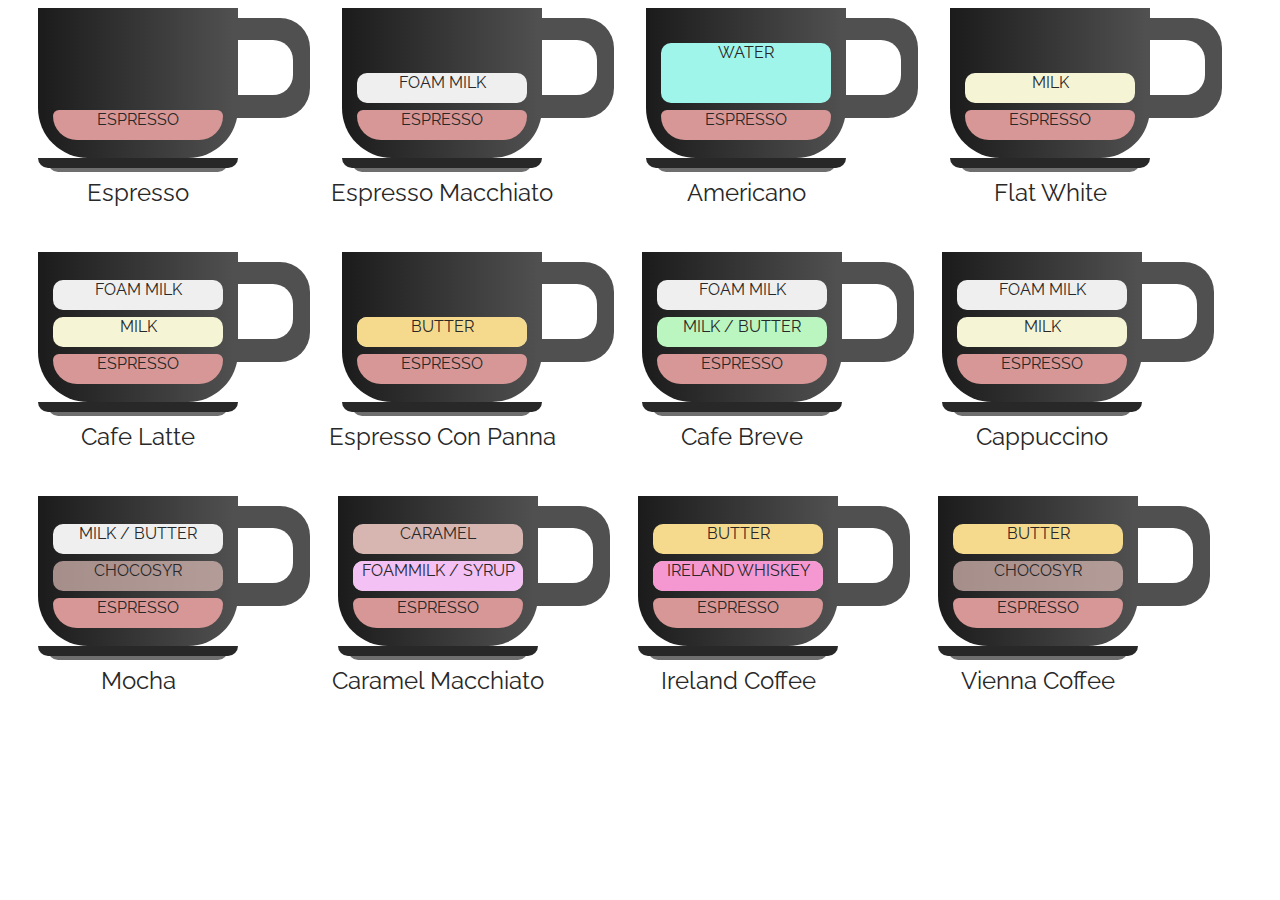
<file: coffee_practice/coffee.html>
<!DOCTYPE html>
<html lang="en">
<head>
    <link rel="shortcut icon" href="#"/>
    <meta charset="UTF-8">
    <title>Coffee Menu</title>
    <link href="https://fonts.googleapis.com/css2?family=Raleway:wght@800&display=swap" rel="stylesheet">
    <link rel="stylesheet" href="coffee.css">
</head>
<body translate="no">

<div class="picture">
    <div class="handle"></div>
    <div class="handle2"></div>
    <div class="cup">
        <div class="espresso">ESPRESSO</div>
    </div>
    <div class="plate"></div>
    <div class="plate2"></div>
    <div class="name">Espresso</div>
</div>
<div class="picture">
    <div class="handle"></div>
    <div class="handle2"></div>
    <div class="cup">
        <div class="espresso">ESPRESSO</div>
        <div class="foammilk">FOAM MILK</div>
    </div>
    <div class="plate"></div>
    <div class="plate2"></div>
    <div class="name">Espresso Macchiato</div>
</div>
<div class="picture">
    <div class="handle"></div>
    <div class="handle2"></div>
    <div class="cup">
        <div class="espresso">ESPRESSO</div>
        <div class="water">WATER</div>
    </div>
    <div class="plate"></div>
    <div class="plate2"></div>
    <div class="name">Americano</div>
</div>
<div class="picture">
    <div class="handle"></div>
    <div class="handle2"></div>
    <div class="cup">
        <div class="espresso">ESPRESSO</div>
        <div class="milk">MILK</div>
    </div>
    <div class="plate"></div>
    <div class="plate2"></div>
    <div class="name">Flat White</div>
</div>
<div class="picture">
    <div class="handle"></div>
    <div class="handle2"></div>
    <div class="cup">
        <div class="espresso">ESPRESSO</div>
        <div class="milk">MILK</div>
        <div class="foammilk2">FOAM MILK</div>
    </div>
    <div class="plate"></div>
    <div class="plate2"></div>
    <div class="name">Cafe Latte</div>
</div>
<div class="picture">
    <div class="handle"></div>
    <div class="handle2"></div>
    <div class="cup">
        <div class="espresso">ESPRESSO</div>
        <div class="milk">MILK</div>
        <div class="butter">BUTTER</div>
    </div>
    <div class="plate"></div>
    <div class="plate2"></div>
    <div class="name">Espresso Con Panna</div>
</div><div class="picture">
    <div class="handle"></div>
    <div class="handle2"></div>
    <div class="cup">
        <div class="espresso">ESPRESSO</div>
        <div class="halfmb">MILK / BUTTER</div>
        <div class="foammilk2">FOAM MILK</div>
    </div>
    <div class="plate"></div>
    <div class="plate2"></div>
    <div class="name">Cafe Breve</div>
</div><div class="picture">
    <div class="handle"></div>
    <div class="handle2"></div>
    <div class="cup">
        <div class="espresso">ESPRESSO</div>
        <div class="milk">MILK</div>
        <div class="foammilk2">FOAM MILK</div>
    </div>
    <div class="plate"></div>
    <div class="plate2"></div>
    <div class="name">Cappuccino</div>
</div><div class="picture">
    <div class="handle"></div>
    <div class="handle2"></div>
    <div class="cup">
        <div class="espresso">ESPRESSO</div>
        <div class="chocosyr">CHOCOSYR</div>
        <div class="foammilk2">MILK / BUTTER</div>
    </div>
    <div class="plate"></div>
    <div class="plate2"></div>
    <div class="name">Mocha</div>
</div><div class="picture">
    <div class="handle"></div>
    <div class="handle2"></div>
    <div class="cup">
        <div class="espresso">ESPRESSO</div>
        <div class="milk">MILK</div>
        <div class="fmc">FOAMMILK / SYRUP</div>
        <div class="caramel">CARAMEL</div>
    </div>
    <div class="plate"></div>
    <div class="plate2"></div>
    <div class="name">Caramel Macchiato</div>
</div><div class="picture">
    <div class="handle"></div>
    <div class="handle2"></div>
    <div class="cup">
        <div class="espresso">ESPRESSO</div>
        <div class="milk">MILK</div>
        <div class="irwh">IRELAND WHISKEY</div>
        <div class="butter2">BUTTER</div>
    </div>
    <div class="plate"></div>
    <div class="plate2"></div>
    <div class="name">Ireland Coffee</div>
</div><div class="picture">
    <div class="handle"></div>
    <div class="handle2"></div>
    <div class="cup">
        <div class="espresso">ESPRESSO</div>
        <div class="chocosyr">CHOCOSYR</div>
        <div class="butter2">BUTTER</div>
    </div>
    <div class="plate"></div>
    <div class="plate2"></div>
    <div class="name">Vienna Coffee</div>
</div>


</body>
</html>
</file>
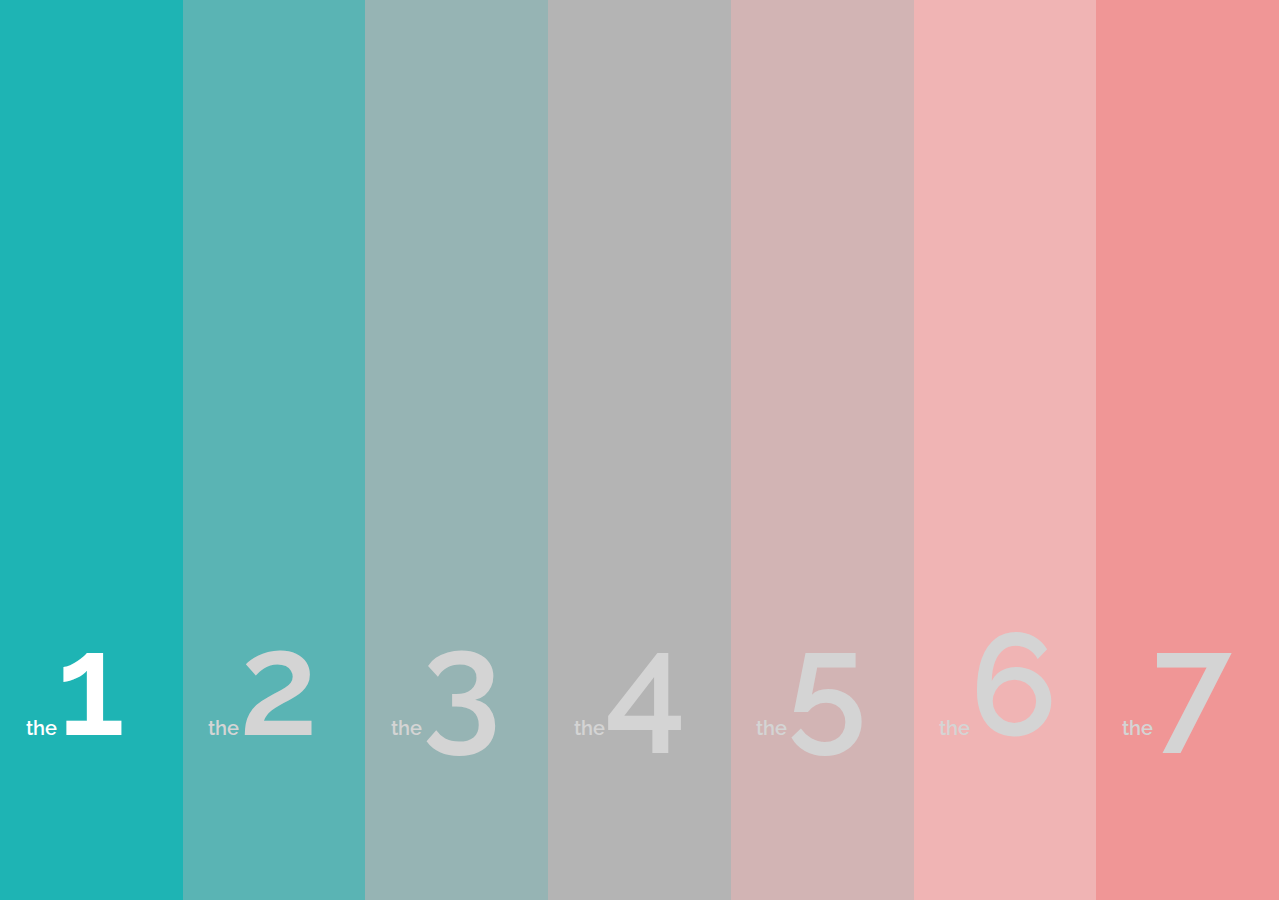
<file: gradient/gradient.html>
<!DOCTYPE html>
<html lang="en">
<head>
    <meta charset="UTF-8">
    <title>Title</title>
    <link rel="stylesheet" href="gradient.css">
    <link href="https://fonts.googleapis.com/css2?family=Raleway:wght@400;600;800&display=swap" rel="stylesheet">
</head>
<body>
<div class="row">

    <div class="col col1">
        <span class="small">the</span><span class="big">1</span>
    </div>
    <div class="col col2">
        <span class="small">the</span><span class="big">2</span>
    </div>
    <div class="col col3">
        <span class="small">the</span><span class="big">3</span>
    </div>
    <div class="col col4">
        <span class="small">the</span><span class="big">4</span>
    </div>
    <div class="col col5">
        <span class="small">the</span><span class="big">5</span>
    </div>
    <div class="col col6">
        <span class="small">the</span><span class="big">6</span>
    </div>
    <div class="col col7">
        <span class="small">the</span><span class="big">7</span>
    </div>
</div>
</body>
</html>
</file>
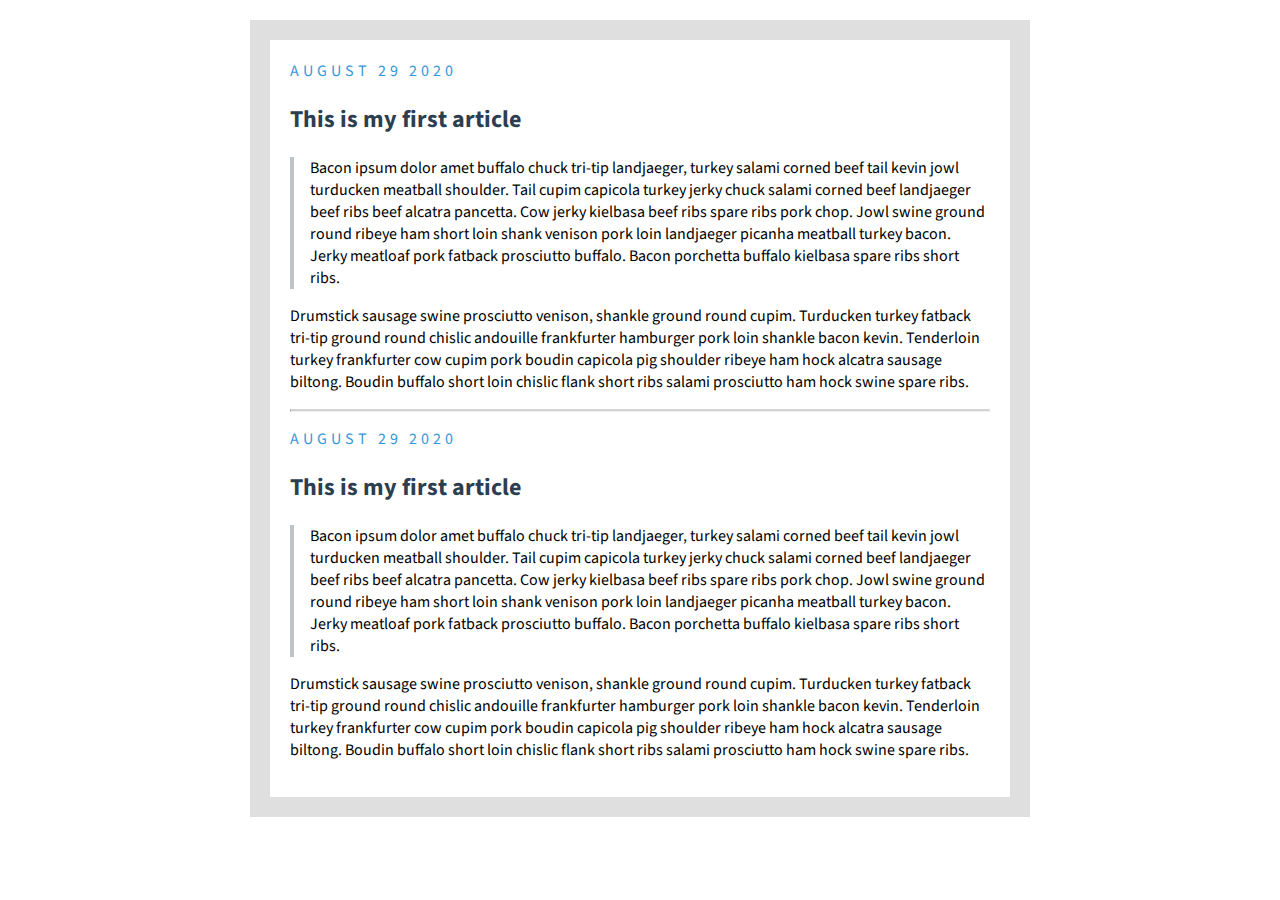
<file: Legacy/blog.html>
<!DOCTYPE html>
<html lang="en">
<head>
    <meta charset="UTF-8">
    <title>Title</title>
    <link href="https://fonts.googleapis.com/css2?family=Source+Sans+Pro:wght@400;900&display=swap" rel="stylesheet">
    <link rel="stylesheet" type="text/css" href="blog.css">
</head>
<body>

<div class="post">
    <div class="date">August 29 2020</div>
        <h2>This is my first article</h2>
        <p class="quote">Bacon ipsum dolor amet buffalo chuck tri-tip landjaeger, turkey salami corned
            beef tail kevin jowl turducken meatball shoulder. Tail cupim capicola turkey
            jerky chuck salami corned beef landjaeger beef ribs beef alcatra pancetta. Cow
            jerky kielbasa beef ribs spare ribs pork chop. Jowl swine ground round ribeye
            ham short loin shank venison pork loin landjaeger picanha meatball turkey bacon.
            Jerky meatloaf pork fatback prosciutto buffalo. Bacon porchetta buffalo kielbasa
            spare ribs short ribs.
        </p>
        <p>Drumstick sausage swine prosciutto venison, shankle ground round cupim. Turducken
            turkey fatback tri-tip ground round chislic andouille frankfurter hamburger pork
            loin shankle bacon kevin. Tenderloin turkey frankfurter cow cupim pork boudin capicola
            pig shoulder ribeye ham hock alcatra sausage biltong. Boudin buffalo short loin chislic
            flank short ribs salami prosciutto ham hock swine spare ribs.
        </p>
    <hr>
</div>

<div class="post">
    <div class="date">August 29 2020</div>
    <h2>This is my first article</h2>
    <p class="quote">Bacon ipsum dolor amet buffalo chuck tri-tip landjaeger, turkey salami corned
        beef tail kevin jowl turducken meatball shoulder. Tail cupim capicola turkey
        jerky chuck salami corned beef landjaeger beef ribs beef alcatra pancetta. Cow
        jerky kielbasa beef ribs spare ribs pork chop. Jowl swine ground round ribeye
        ham short loin shank venison pork loin landjaeger picanha meatball turkey bacon.
        Jerky meatloaf pork fatback prosciutto buffalo. Bacon porchetta buffalo kielbasa
        spare ribs short ribs.
    </p>
    <p>Drumstick sausage swine prosciutto venison, shankle ground round cupim. Turducken
        turkey fatback tri-tip ground round chislic andouille frankfurter hamburger pork
        loin shankle bacon kevin. Tenderloin turkey frankfurter cow cupim pork boudin capicola
        pig shoulder ribeye ham hock alcatra sausage biltong. Boudin buffalo short loin chislic
        flank short ribs salami prosciutto ham hock swine spare ribs.
    </p>

</div>

</body>
</html>
</file>
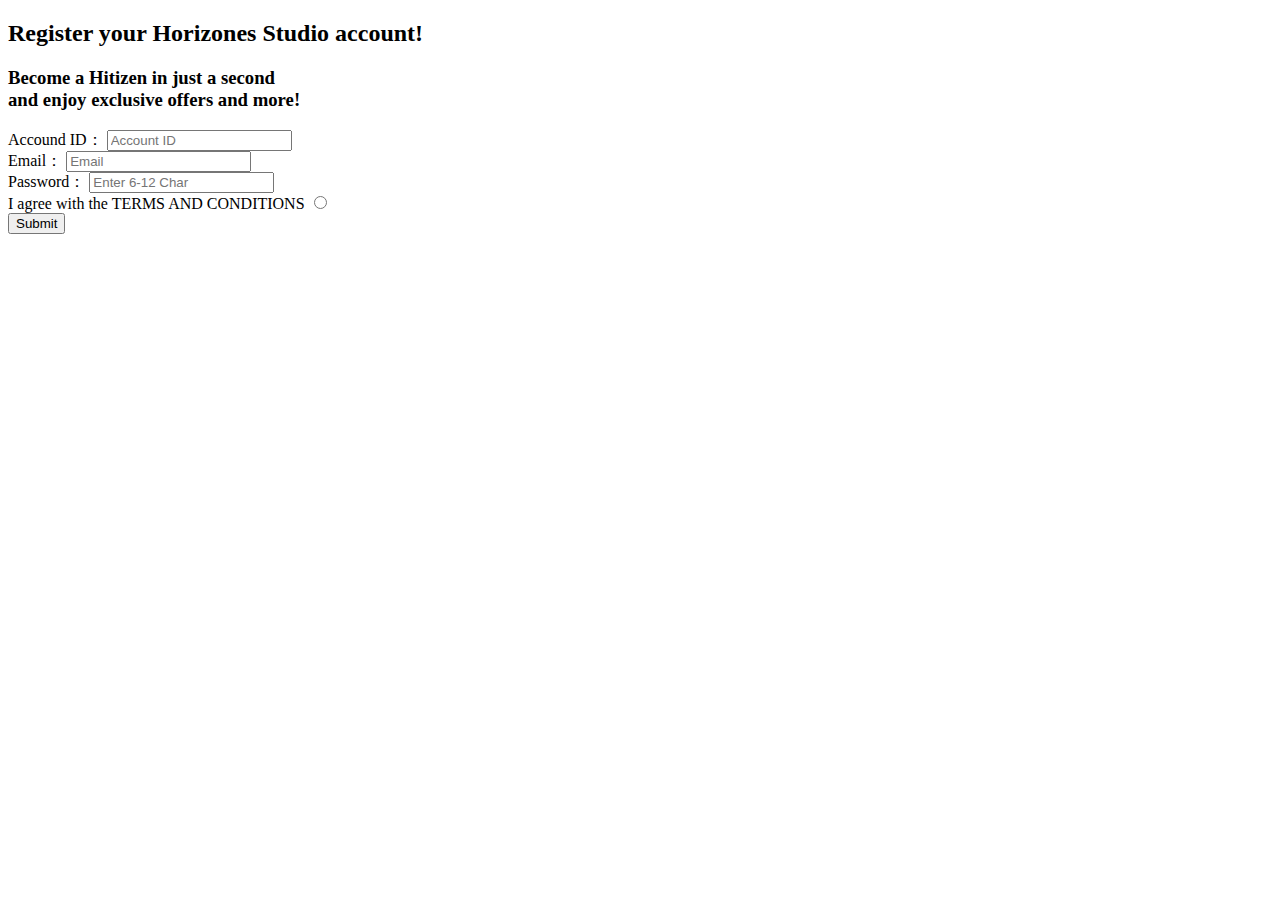
<file: Legacy/Register.html>
<!DOCTYPE html>
<html lang="en">
<head>
    <meta charset="UTF-8">
    <title>Become Hitizens</title>
</head>
<body>
<h2>Register your Horizones Studio account!</h2>
<h3>Become a Hitizen in just a second</br> and enjoy exclusive offers and more!</h3>
<form>
    <div>
        <label for="accountId">Accound ID：</label>
        <input type="text" id="accountId" placeholder="Account ID" required>
    </div>
    <div>
        <label for="email">Email：</label>
        <input type="email" id="email" placeholder="Email" required>
    </div>
    <div>
        <label>
            Password：
            <input type="text" id="psword" pattern=".{6,12}" placeholder="Enter 6-12 Char" required>
        </label>
    </div>
    <div>
        <label for="terms">I agree with the TERMS AND CONDITIONS</label>
        <input type="radio" id="terms" required>
    </div>
    <button>Submit</button>
    
</form>

</body>
</html>
</file>
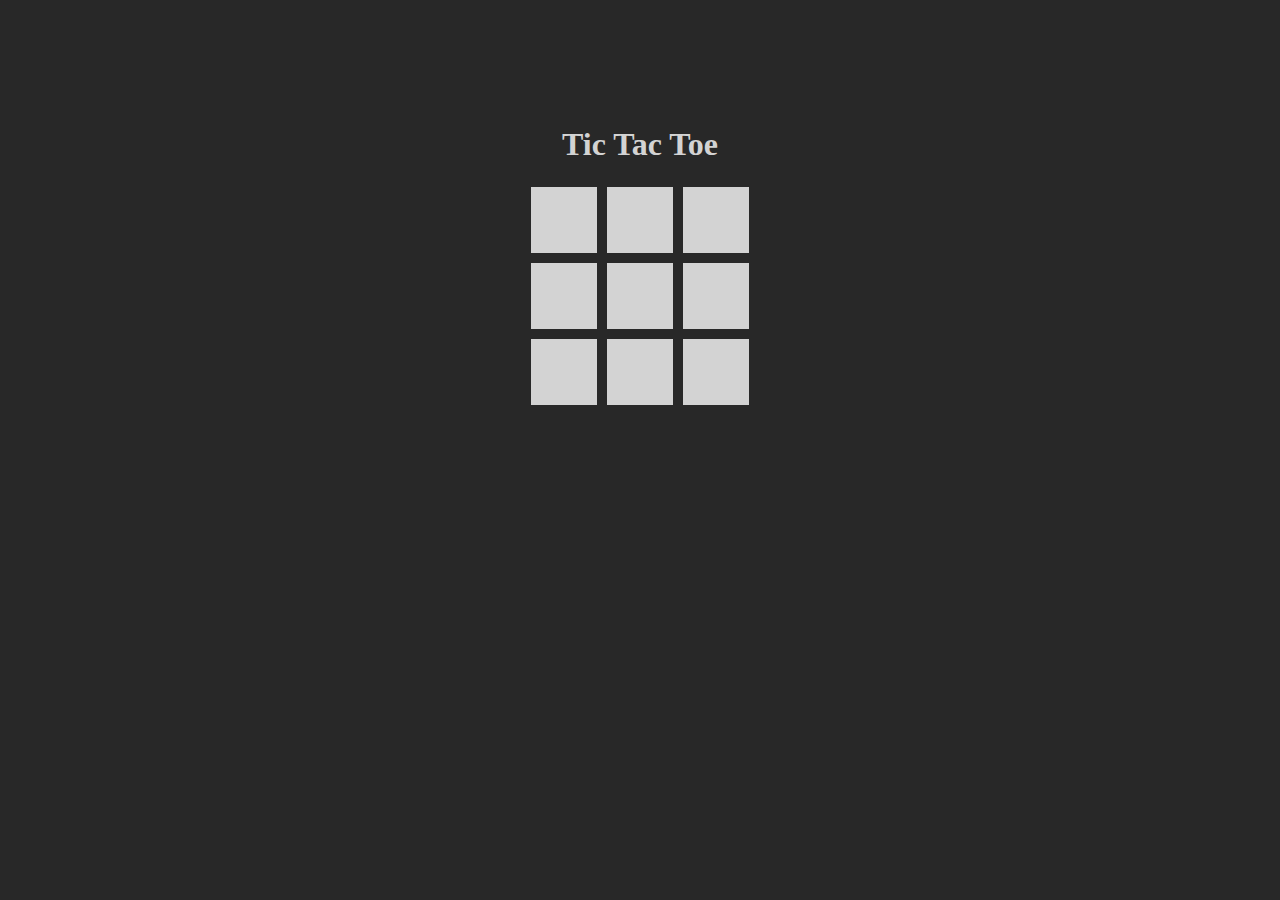
<file: Legacy/TTT.html>
<!DOCTYPE html>
<html lang="en">
<head>
    <meta charset="UTF-8">
    <title>TTT Game</title>
    <style type="text/css">
        h1{
            color: lightgray;
            font-family: "Agency FB";
        }
        body{
            background: #282828;
        }
        td{
            width : 64px;
            height : 64px;
            background: lightgray;
        }
        .vertical{
            border-left:8px solid #282828;
            border-right:8px solid #282828;
        }
        .horizontal{
            border-top:8px solid #282828;
            border-bottom:8px solid #282828;
        }
    </style>  
</head>
<body>
<div style="margin-top: 10%">
    <h1 style="text-align: center">Tic Tac Toe</h1>
    <table style="margin: auto">
        <tr>
            <td></td>
            <td class = "vertical"></td>
            <td></td>
        </tr>
        <tr>
            <td class= "horizontal"></td>
            <td class = "vertical horizontal"></td>
            <td class= "horizontal" ></td>
        </tr>
        <tr>
            <td></td>
            <td class = "vertical"></td>
            <td></td>
        </tr>
    </table>
</div>


</body>
</html>
</file>
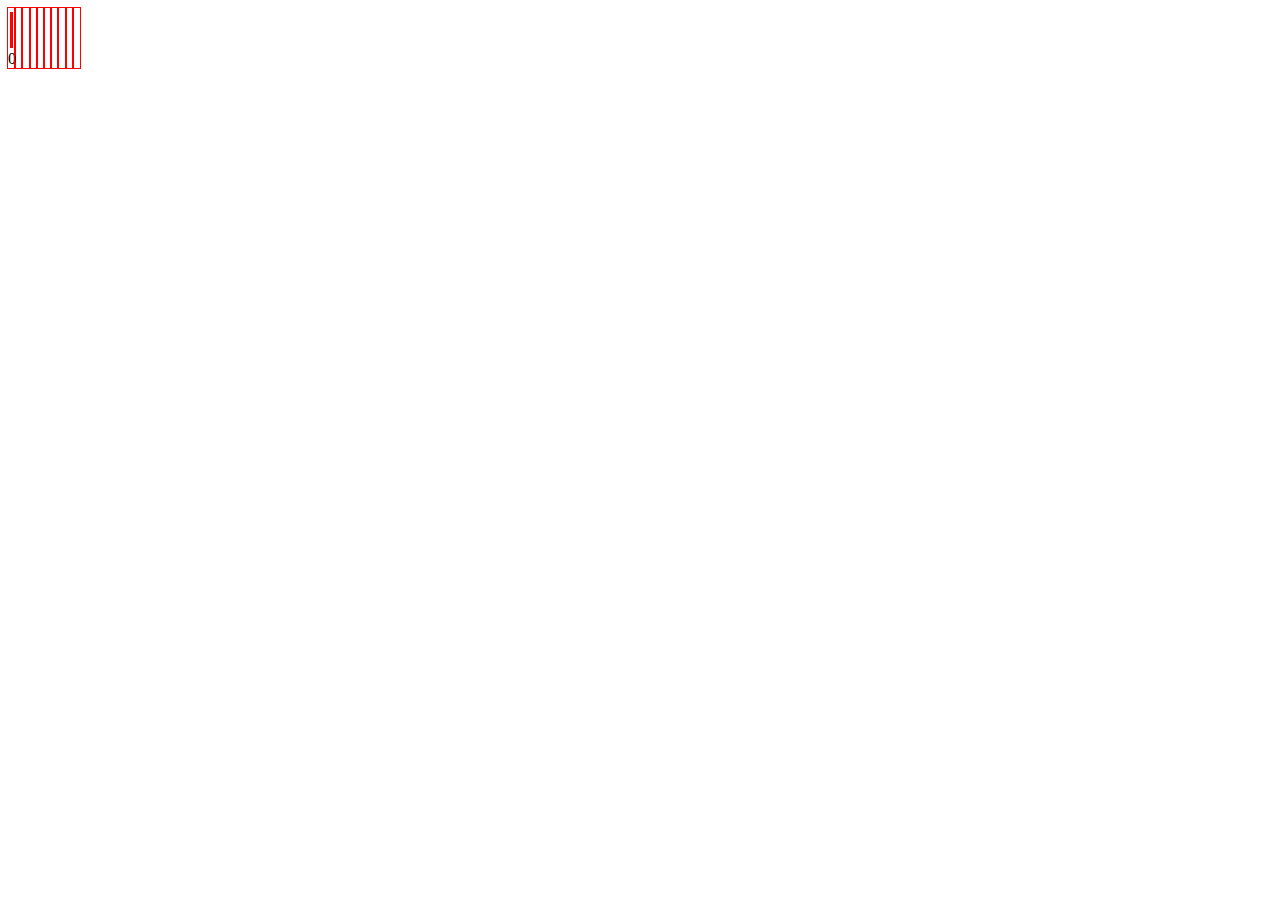
<file: poster_practice/barcode.html>
<!DOCTYPE html>
<html lang="en">
<head>
    <meta charset="UTF-8">
    <title>Title</title>
    <link rel="stylesheet" href="barcode.css">
</head>
<body>
<div class="barcode">
    <div class="lineArea">
        <div class="line0"></div>
        <div class="num">0</div>
    </div>
    <div class="lineArea"></div>
    <div class="lineArea"></div>
    <div class="lineArea"></div>
    <div class="lineArea"></div>
    <div class="lineArea"></div>
    <div class="lineArea"></div>
    <div class="lineArea"></div>
    <div class="lineArea"></div>
    <div class="lineArea"></div>
</div>
</body>
</html>
</file>
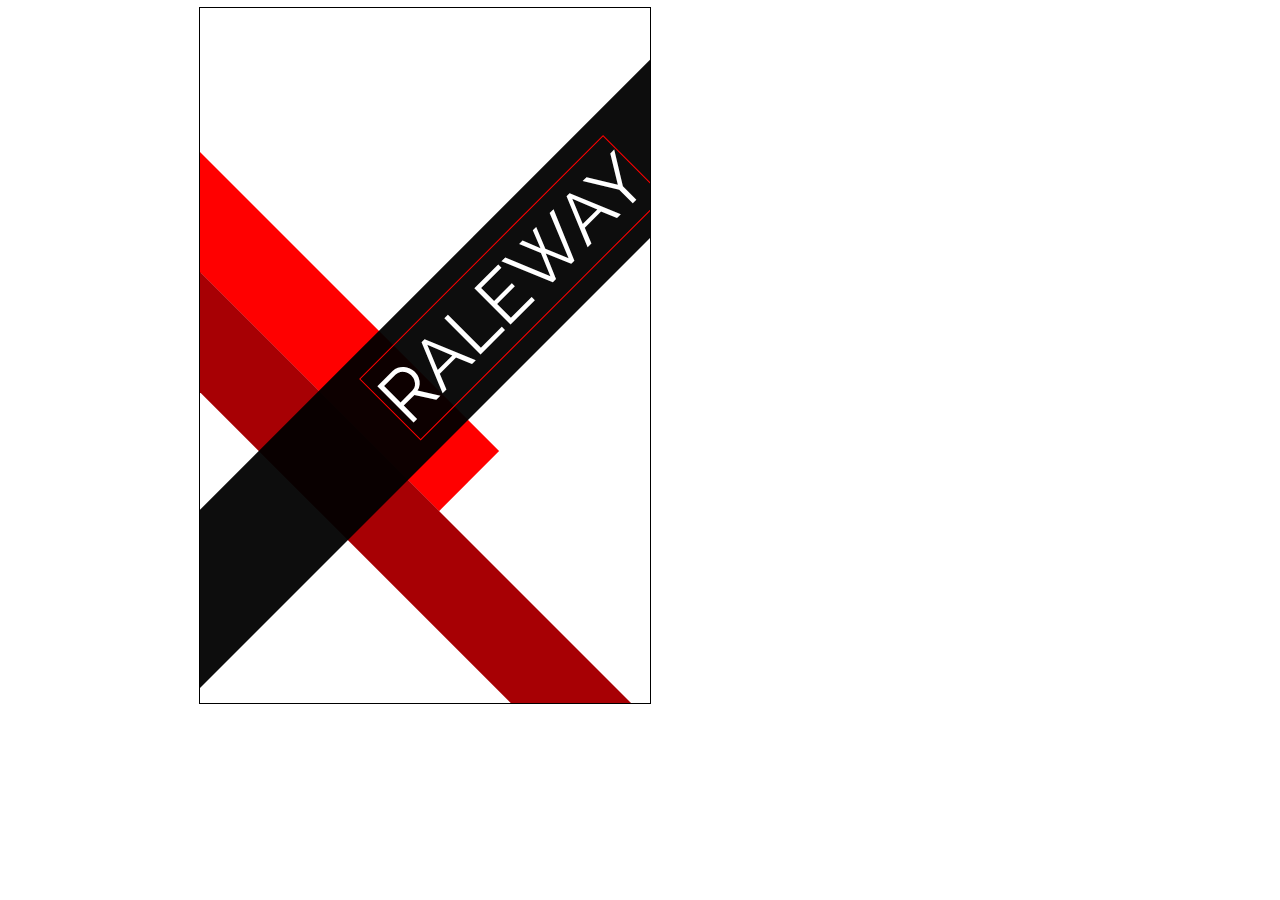
<file: poster_practice/poster.html>
<!DOCTYPE html>
<html lang="en">
<head>
    <meta charset="UTF-8">
    <title>Title</title>
    <link href="https://fonts.googleapis.com/css2?family=Raleway:wght@800&display=swap" rel="stylesheet">
    <link rel="stylesheet" href="poster.css">
</head>
<body>
<div class="poster">
    <div class="img"></div>
    <div class="red1">
        <h1 class="text1">Raleway</h1>
    </div>
    <div class="red2">

    </div>
    <div class="black">
        <div class="title-text">RALEWAY</div>
    </div>
</div>
</body>
</html>
</file>
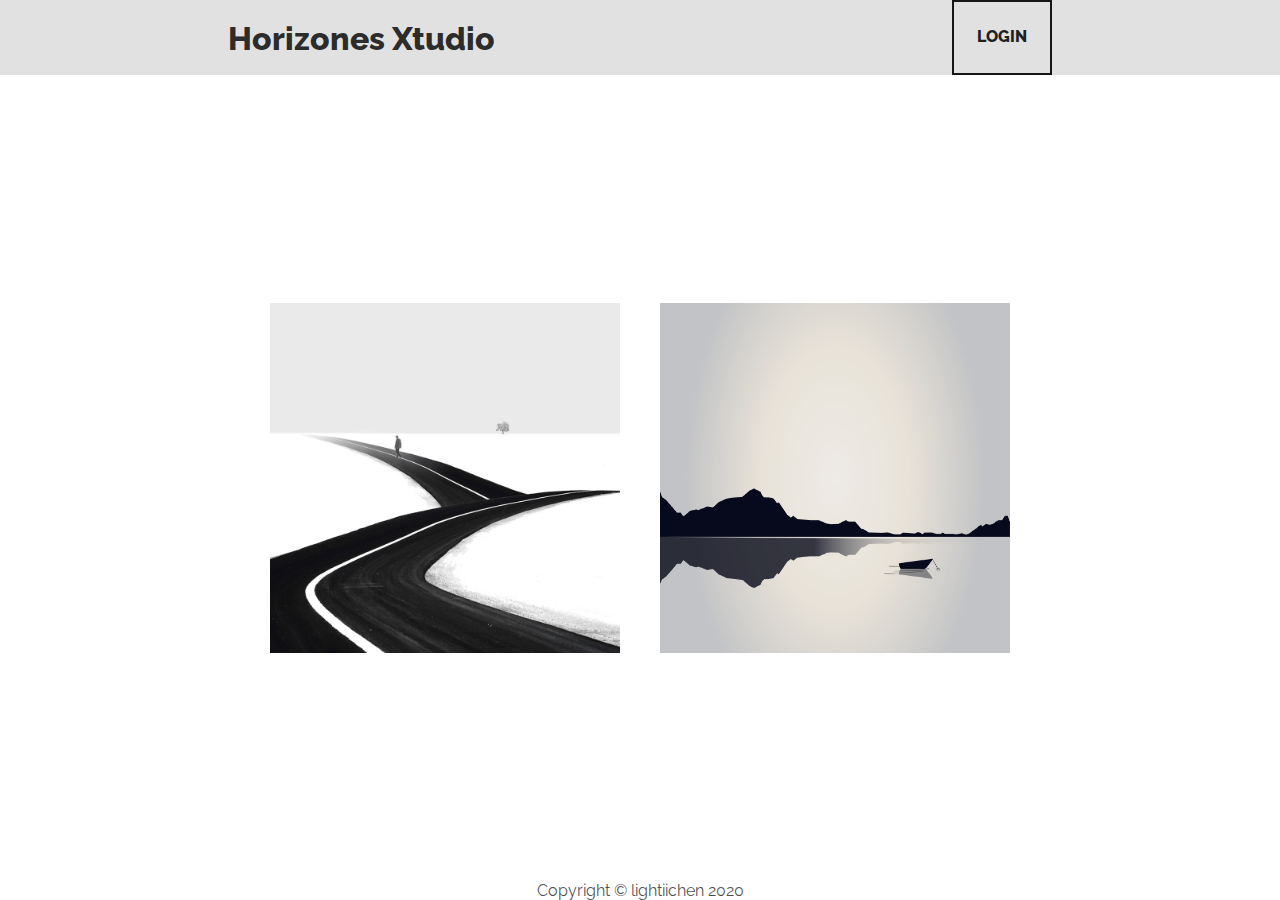
<file: site/home.html>
<!DOCTYPE html>
<html lang="en">

<head>
    <meta charset="UTF-8">
    <title>Horizonesx</title>
    <link href="https://fonts.googleapis.com/css2?family=Raleway:wght@200;300;400;500;600;700;800;900&display=swap" rel="stylesheet">
    <link rel="stylesheet" href="normalize.css">
    <link rel="stylesheet" href="home.css">
</head>

<body>
<div id="vertical-flex">
    <div id="head">
        <div id="header">
            <h1 id="header-text">Horizones Xtudio</h1>
        </div>
        <div>
            <Button id="btn-login" name="cs">LOGIN</Button>
        </div>
    </div>
    
    <div id="gallery">
        <img src="road.jpg" width="350px"style="padding: 20px 20px">
        <img src="bolt.png" width="350px"style="padding: 20px 20px">
    </div>


    <div id="foot">
        <div id="footer">
            Copyright © lightiichen 2020
        </div>
    </div>
</div>
</body>
</html>
</file>
<file: coffee_practice/coffee.css>
body{
    font-family: Raleway;
    color: #282828;
}

.name{
    position: absolute;
    margin-top: 20px;
    width: 260px;
    text-align: center;
    font-size: 24px;
    color: #282828
}
.picture{
    width: 300px;
    height: 240px;
    display:inline-block;
}

.handle {
    position: absolute;
    width: 75px;
    height: 100px;
    background-color: #505050;
    border-radius: 0 30px 30px 0;
    margin-left: 227px;
    margin-top: 10px;
    border-radius: 0 30px 30px 0;
}

.handle2 {
    width: 55px;
    height: 55px;
    background-color: #ffffff;
    border-radius: 0 20px 20px 0;
    margin-top: 32px;
    margin-left: 230px;
    position: absolute;
}

.cup{
    width: 200px;
    height: 150px;
    background: linear-gradient(90deg, rgba(2,0,36,1) 0%, rgba(27,27,27,1) 0%, rgba(0,0,0,0.6811099439775911) 100%);
    border-radius: 30px;
    border-radius: 0 0 50px 50px;
    margin-left: 30px;
}

.plate{
    position: absolute;
    width: 200px;
    height: 10px;
    background-color: #282828;
    border-radius: 30px;
    border-radius: 0 0 30px 30px;
    margin-left: 30px;
    z-index: 10;
}.plate2{
    position: absolute;
    width: 180px;
    height: 10px;
    background-color: #6e6e6e;
    border-radius: 30px;
    border-radius: 0 0 30px 30px;
    margin-left: 40px;
    margin-top: 4px;
    z-index: 1;
}

.espresso{
    position:absolute;
    width: 170px;
    height: 30px;
    background-color: #d79796;
    border-radius: 30px;
    border-radius: 10px 10px 40px 40px;
    margin-left: 15px;
    margin-top: 102px;
    text-align: center;
}

.foammilk{
    position:absolute;
    width: 170px;
    height: 30px;
    background-color: #efefef;
    border-radius: 30px;
    border-radius: 10px 10px 10px 10px;
    margin-left: 15px;
    margin-top: 65px;
    text-align: center;

}.foammilk2{
    position:absolute;
    width: 170px;
    height: 30px;
    background-color: #efefef;
    border-radius: 30px;
    border-radius: 10px 10px 10px 10px;
    margin-left: 15px;
    margin-top: 28px;
    text-align: center;

}
.milk{
    position:absolute;
    width: 170px;
    height: 30px;
    background-color: #f5f4d5;
    border-radius: 30px;
    border-radius: 10px 10px 10px 10px;
    margin-left: 15px;
    margin-top: 65px;
    text-align: center;

}
.butter{
    position:absolute;
    width: 170px;
    height: 30px;
    background-color: #f5da8d;
    border-radius: 30px;
    border-radius: 10px 10px 10px 10px;
    margin-left: 15px;
    margin-top: 65px;
    text-align: center;

}.butter2{
    position:absolute;
    width: 170px;
    height: 30px;
    background-color: #f5da8d;
    border-radius: 30px;
    border-radius: 10px 10px 10px 10px;
    margin-left: 15px;
    margin-top: 28px;
    text-align: center;

}.butter3{
    position:absolute;
    width: 170px;
    height: 30px;
    background-color: #f5da8d;
    border-radius: 30px;
    border-radius: 10px 10px 10px 10px;
    margin-left: 15px;
    margin-top: 65px;
    text-align: center;

}.chocosyr{
    position:absolute;
    width: 170px;
    height: 30px;
    background-color: rgba(223,190,185,0.7);
    border-radius: 30px;
    border-radius: 10px 10px 10px 10px;
    margin-left: 15px;
    margin-top: 65px;
    text-align: center;

}.halfmb{
    position:absolute;
    width: 170px;
    height: 30px;
    background-color: #bbf5c0;
    border-radius: 30px;
    border-radius: 10px 10px 10px 10px;
    margin-left: 15px;
    margin-top: 65px;
    text-align: center;
}.irwh{
    position:absolute;
    width: 170px;
    height: 30px;
    background-color: #f598d1;
    border-radius: 30px;
    border-radius: 10px 10px 10px 10px;
    margin-left: 15px;
    margin-top: 65px;
    text-align: center;
}
.caramel{
    position:absolute;
    width: 170px;
    height: 30px;
    background-color: #d7b6b2;
    border-radius: 30px;
    border-radius: 10px 10px 10px 10px;
    margin-left: 15px;
    margin-top: 28px;
    text-align: center;
}.fmc{
    position:absolute;
    width: 170px;
    height: 30px;
    background-color: #f4c1f5;
    border-radius: 30px;
    border-radius: 10px 10px 10px 10px;
    margin-left: 15px;
    margin-top: 65px;
    text-align: center;
}



.water{
    position:absolute;
    width: 170px;
    height: 60px;
    background-color: #a0f5eb;
    border-radius: 30px;
    border-radius: 10px 10px 10px 10px;
    margin-left: 15px;
    margin-top: 35px;
    text-align: center;
}
</file>
<file: gradient/gradient.css>
body{
    padding: 0;
    margin: 0;
}
.row{
    position: relative;
    height: 100vh;
    font-size: 0;
}
.col{
    display: inline-block;

    vertical-align: top;
    height: 100%;
    width: calc((100% - 1px)/7);
    padding: 2%;
    padding-top: 600px;
    box-sizing: border-box;
    font-family: Raleway;
    font-weight: 600;
    font-size: 50px;
    color: #d4d4d4;
}
.small{
    font-size: 20px;
    color: #d4d4d4;
}
.big{
    font-size: 144px;
}

.col1{
    background-color: #1eb4b4;
}
.col2{
    background-color: #5ab4b4;
}
.col3{
    background-color: #96b4b4;
}
.col4{
    background-color: #b4b4b4;
}
.col5{
    background-color: #d2b4b4;
}
.col6{
    background-color: #f0b4b4;
}
.col7{
    background-color: #f09696;
}

.col:hover .big{
    color: #ffffff;
}
.col:hover .small{
    color: #ffffff;
}
</file>
<file: Legacy/blog.css>
body {
    border: #dfdfdf 20px solid ;
    padding: 20px;
    max-width: 700px;
    margin: 20px auto;
    font-family: Source Sans Pro;
}

.quote{
    border-left: #bdc3c7 4px solid;
    padding-left: 16px;
}

.date {
    color: #3498db;
    text-transform: uppercase;
    letter-spacing: 4px;
    font-size: 1rem;
}
.post{
    margin-bottom: 16px;
}
hr{
    border-top: lightgray 2px solid;
}
h2{
    color: #2c3e50;
}
</file>
<file: poster_practice/barcode.css>
.barcode{
    position: absolute;
    outline: 1px solid #000;
    height: 60px;
    width: 72px;
    font-size: 0;
}

.lineArea{
    position: relative;
    outline: 1px solid red;
    height: 100%;
    width: 10%;
    display: inline-block;
    vertical-align: top;
    font-size: initial;
}

.num{
    position: absolute;
    bottom: 0;
}

.line0{
    position: absolute;
    bottom: 20px;
    width: 50%;
    height: 60%;
    background-color: red;
    left: 0;
    right: 0;
    margin: auto;
}
</file>
<file: poster_practice/poster.css>
.poster{
    position: absolute;
    outline: 1px solid #000000;
    width: 450px;
    height: 695px;
    left: 200px;
    overflow: hidden;
}

.pbg{
    font-size: ;
}

.img{
    position: absolute;
}

.red1{
    margin-top: 144px;
    position: absolute;
    width: 423px;
    height: 85px;
    background-color: red;
    rotation-point: left top;
    transform: rotate(45deg);
    transform-origin: left top;
    z-index: 10;
}

.text1{
    margin-top: 128px;
    margin-left: 128px;
    position: absolute;
    width: 423px;
    height: 85px;
    color: rgba(255,255,255,0.95);
    rotation-point: left top;
    transform: rotate(45deg);
    transform-origin: left top;
    z-index: 20;
}

.red2{
    margin-top: 264px;
    position: absolute;
    width: 610px;
    height: 85px;
    background-color: #a70004;
    rotation-point: left top;
    transform: rotate(45deg);
    transform-origin: left top;
    z-index: 10;
}

.text2{
    position: absolute;
    right: 0;
    text-align: right;
    color: #fff;
    font-family: Raleway;
    transform: rotate(45deg);
    margin-right: 450px;
    z-index: 20;
}

.black{
    margin-top: 554px;
    position: absolute;
    width: 780px;
    height: 126px;
    background-color: rgba(0,0,0,0.95);
    rotation-point: left top;
    transform: rotate(-45deg);
    transform-origin: left bottom;
    z-index: 15;
}

.title-text{
    position: absolute;
    color: #fff;
    font-size: 72px;
    font-weight: 800;
    font-family: 'Raleway';
    font-weight: 400;
    right: 05px;
    bottom: 50px;
    margin-right: 100px;
    margin-bottom: -30px;
    outline: 1px solid red;
    z-index: 15;
}
</file>
<file: site/home.css>
#vertical-flex{
    position: absolute;
    height: 100%;
    width: 100%;
    display: flex;
    flex-flow: column;
    justify-content: space-between;
    align-content: space-between;
}

#head{
    background-color: rgba(223,223,223,0.95);
    display: flex;
    justify-content: space-around;
    height: 75px;
}

#foot{
    display: flex;
    justify-content: space-around;
}

#header{

}

#header-text{
    color: rgba(32,32,32,0.95);
    font-family: Raleway;
    font-weight: 800;
}

#btn-login{
    background-color: rgba(223,223,223,0);
    color: #202020;
    border: 2px solid #161616;
    height: 100%;
    width: 100px;
    text-align: center;
    text-decoration: none;
    font-size: 16px;
    font-family: Raleway;
    font-weight: 800;
    outline: none;
    transition-duration: 500ms;
}

#btn-login:hover{
    background-color: #bfbfbf;
}
#btn-login:active{
    transition-duration: 50ms;
    background-color: #fff;
    color: black;
}

#gallery{
    display:flex;
    justify-content: center;
}

#footer{
    color: rgba(16,16,16,0.75);
    font-family: Raleway;
    font-weight: 400;
}
</file>
